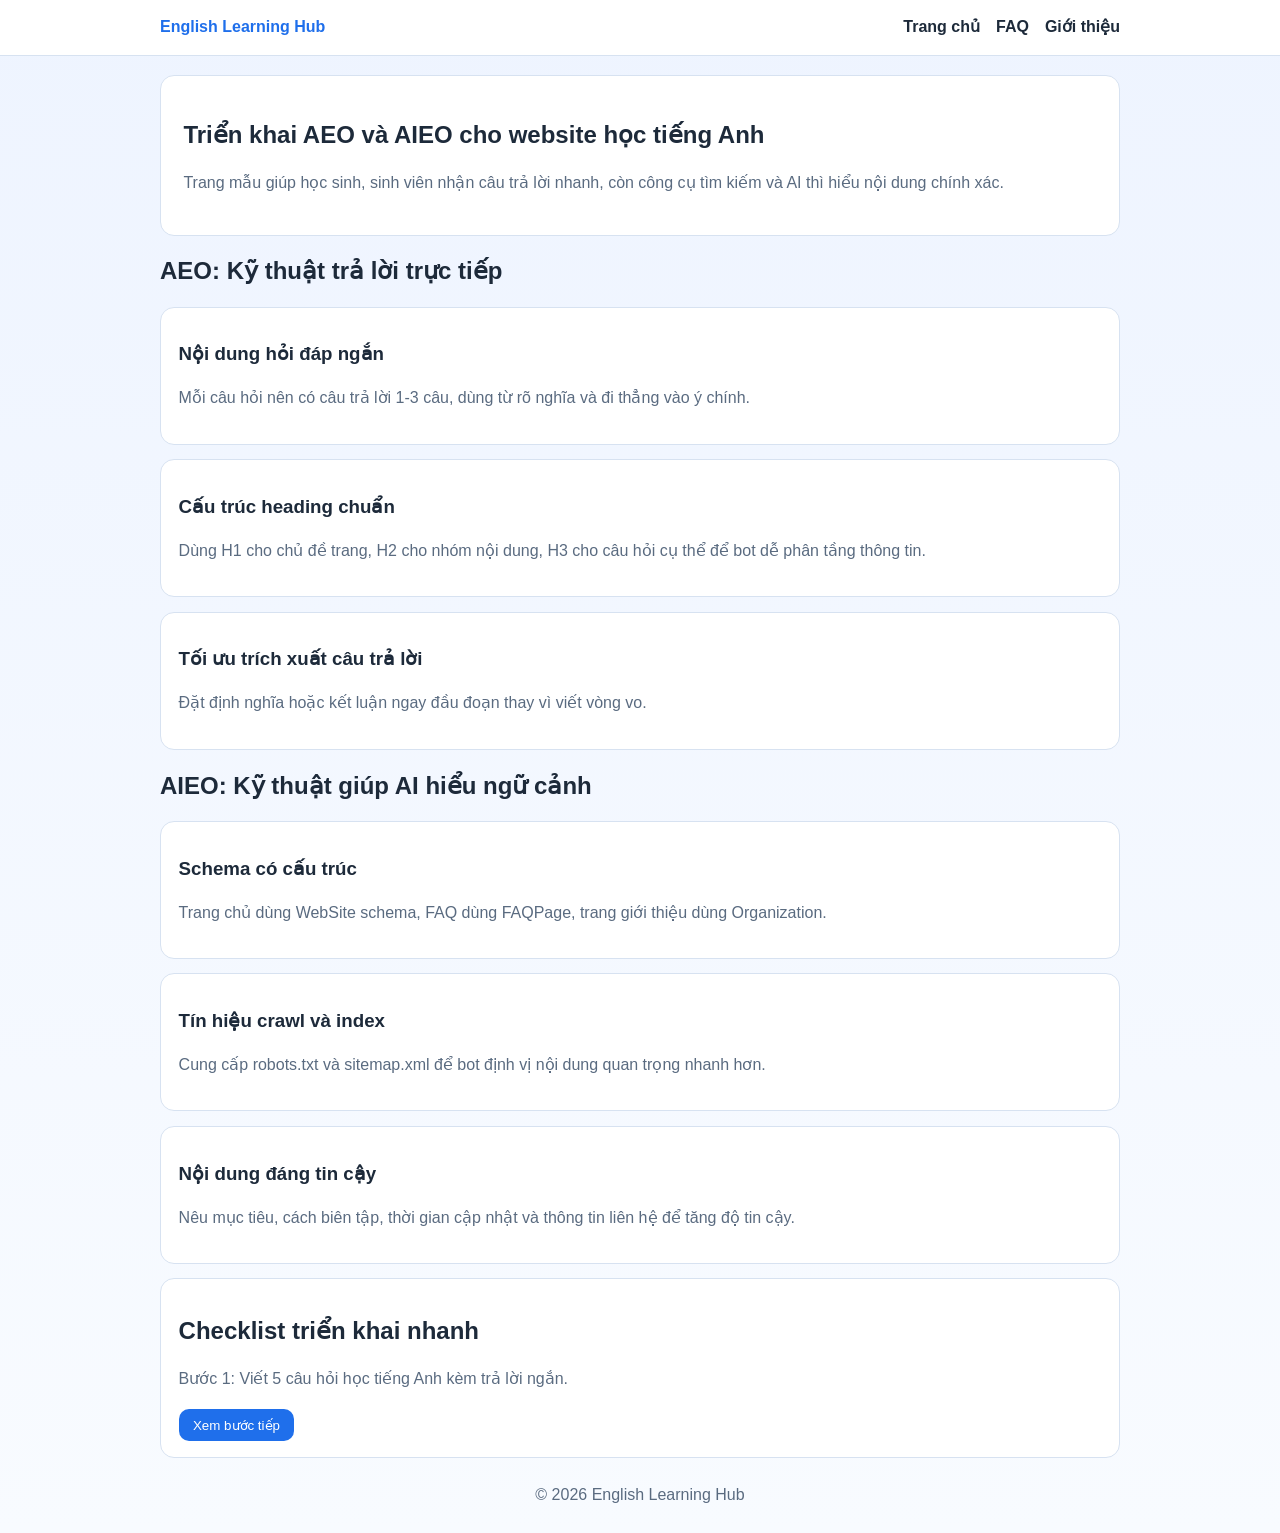
<file: index.html>
<!doctype html>
<html lang="vi">
<head>
  <meta charset="UTF-8" />
  <meta name="viewport" content="width=device-width, initial-scale=1.0" />
  <title>English Learning Hub | Triển khai AEO và AIEO cho website học tiếng Anh</title>
  <meta name="description" content="Mẫu website học tiếng Anh tập trung triển khai AEO và AIEO: nội dung hỏi đáp, schema, robots, sitemap và cấu trúc rõ nghĩa." />
  <link rel="canonical" href="https://trqutonn-jpg.github.io/aeo-aieo-demo/" />
  <meta property="og:title" content="English Learning Hub - AEO & AIEO" />
  <meta property="og:description" content="Template triển khai AEO/AIEO cho website giáo dục tiếng Anh." />
  <meta property="og:type" content="website" />
  <meta property="og:url" content="https://trqutonn-jpg.github.io/aeo-aieo-demo/" />
  <link rel="stylesheet" href="./style.css" />
  <script type="application/ld+json">
  {
    "@context": "https://schema.org",
    "@type": "WebSite",
    "name": "English Learning Hub",
    "url": "https://trqutonn-jpg.github.io/aeo-aieo-demo/",
    "inLanguage": "vi-VN",
    "description": "Website học tiếng Anh áp dụng AEO và AIEO để tăng khả năng được trích xuất câu trả lời."
  }
  </script>
</head>
<body>
  <header class="site-header">
    <div class="container nav-wrap">
      <a class="logo" href="./index.html">English Learning Hub</a>
      <nav class="menu">
        <a href="./index.html">Trang chủ</a>
        <a href="./faq.html">FAQ</a>
        <a href="./about.html">Giới thiệu</a>
      </nav>
    </div>
  </header>

  <main class="container">
    <section class="hero">
      <h1>Triển khai AEO và AIEO cho website học tiếng Anh</h1>
      <p>Trang mẫu giúp học sinh, sinh viên nhận câu trả lời nhanh, còn công cụ tìm kiếm và AI thì hiểu nội dung chính xác.</p>
    </section>

    <section>
      <h2>AEO: Kỹ thuật trả lời trực tiếp</h2>
      <article class="card">
        <h3>Nội dung hỏi đáp ngắn</h3>
        <p>Mỗi câu hỏi nên có câu trả lời 1-3 câu, dùng từ rõ nghĩa và đi thẳng vào ý chính.</p>
      </article>
      <article class="card">
        <h3>Cấu trúc heading chuẩn</h3>
        <p>Dùng H1 cho chủ đề trang, H2 cho nhóm nội dung, H3 cho câu hỏi cụ thể để bot dễ phân tầng thông tin.</p>
      </article>
      <article class="card">
        <h3>Tối ưu trích xuất câu trả lời</h3>
        <p>Đặt định nghĩa hoặc kết luận ngay đầu đoạn thay vì viết vòng vo.</p>
      </article>
    </section>

    <section>
      <h2>AIEO: Kỹ thuật giúp AI hiểu ngữ cảnh</h2>
      <article class="card">
        <h3>Schema có cấu trúc</h3>
        <p>Trang chủ dùng WebSite schema, FAQ dùng FAQPage, trang giới thiệu dùng Organization.</p>
      </article>
      <article class="card">
        <h3>Tín hiệu crawl và index</h3>
        <p>Cung cấp robots.txt và sitemap.xml để bot định vị nội dung quan trọng nhanh hơn.</p>
      </article>
      <article class="card">
        <h3>Nội dung đáng tin cậy</h3>
        <p>Nêu mục tiêu, cách biên tập, thời gian cập nhật và thông tin liên hệ để tăng độ tin cậy.</p>
      </article>
    </section>

    <section class="card">
      <h2>Checklist triển khai nhanh</h2>
      <p id="check-item">Bước 1: Viết 5 câu hỏi học tiếng Anh kèm trả lời ngắn.</p>
      <button id="next-check" class="btn" type="button">Xem bước tiếp</button>
    </section>
  </main>

  <footer class="site-footer">
    <div class="container">
      <p>© <span id="year"></span> English Learning Hub</p>
    </div>
  </footer>

  <script>
    const checklist = [
      "Bước 1: Viết 5 câu hỏi học tiếng Anh kèm trả lời ngắn.",
      "Bước 2: Chuẩn hóa H1, H2, H3 theo đúng cấu trúc nội dung.",
      "Bước 3: Thêm WebSite, FAQPage và Organization schema.",
      "Bước 4: Kiểm tra robots.txt và sitemap.xml hoạt động.",
      "Bước 5: Đo lại bằng Lighthouse và Schema Validator."
    ];
    let idx = 0;
    const checkEl = document.getElementById("check-item");
    document.getElementById("next-check").addEventListener("click", function () {
      idx = (idx + 1) % checklist.length;
      checkEl.textContent = checklist[idx];
    });
    document.getElementById("year").textContent = new Date().getFullYear();
  </script>
</body>
</html>
</file>
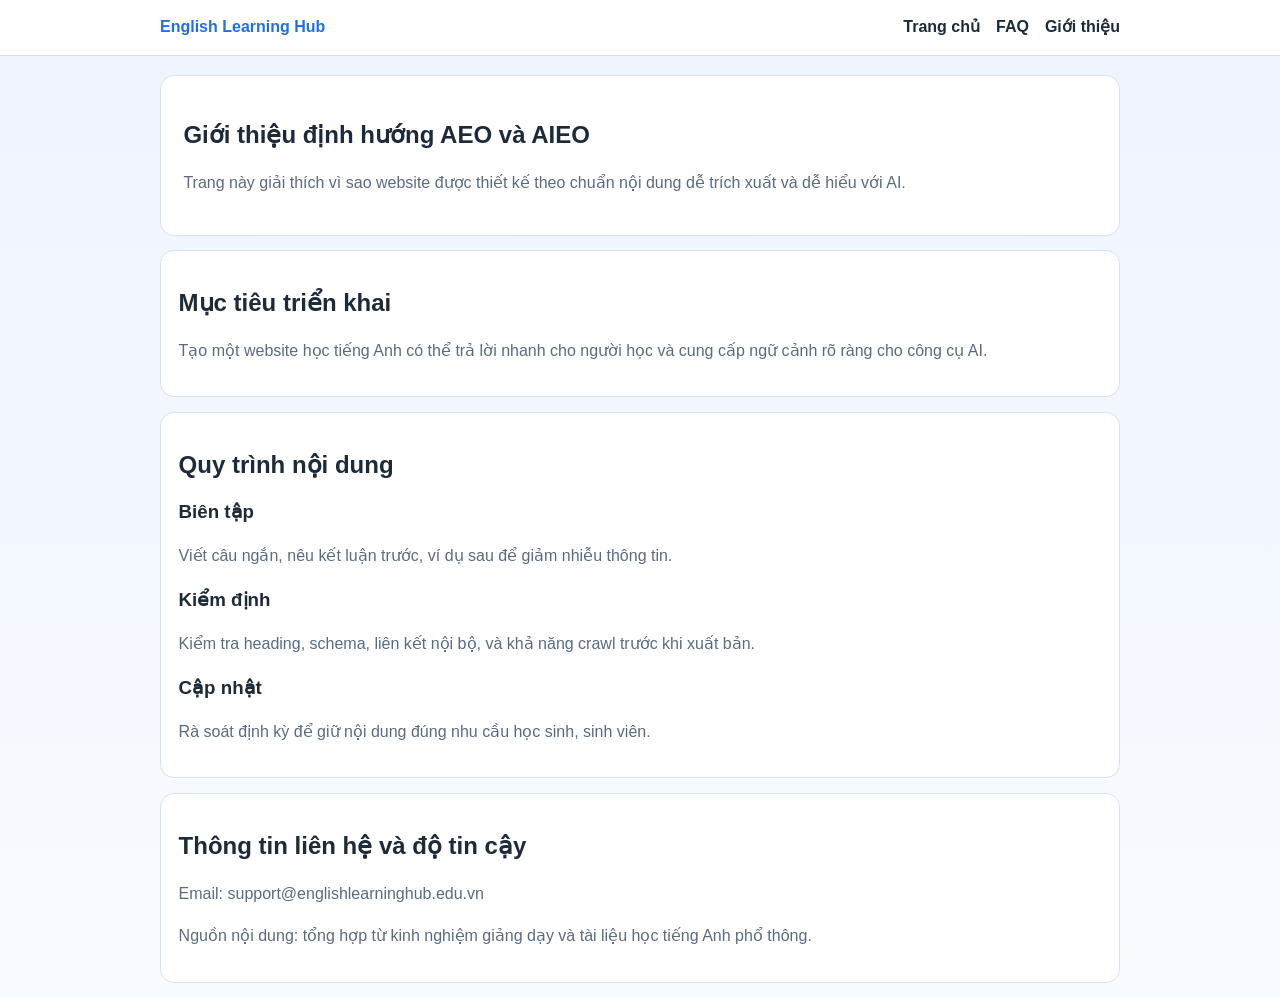
<file: about.html>
<!doctype html>
<html lang="vi">
<head>
  <meta charset="UTF-8" />
  <meta name="viewport" content="width=device-width, initial-scale=1.0" />
  <title>Giới thiệu triển khai | English Learning Hub</title>
  <meta name="description" content="Mục tiêu, quy trình triển khai và thông tin liên hệ của English Learning Hub theo định hướng AEO/AIEO." />
  <link rel="canonical" href="https://trqutonn-jpg.github.io/aeo-aieo-demo/about.html" />
  <link rel="stylesheet" href="./style.css" />
  <script type="application/ld+json">
  {
    "@context": "https://schema.org",
    "@type": "Organization",
    "name": "English Learning Hub",
    "url": "https://trqutonn-jpg.github.io/aeo-aieo-demo/",
    "description": "Đội ngũ xây dựng website học tiếng Anh theo nguyên tắc AEO và AIEO.",
    "contactPoint": {
      "@type": "ContactPoint",
      "contactType": "customer support",
      "email": "support@englishlearninghub.edu.vn"
    }
  }
  </script>
</head>
<body>
  <header class="site-header">
    <div class="container nav-wrap">
      <a class="logo" href="./index.html">English Learning Hub</a>
      <nav class="menu">
        <a href="./index.html">Trang chủ</a>
        <a href="./faq.html">FAQ</a>
        <a href="./about.html">Giới thiệu</a>
      </nav>
    </div>
  </header>

  <main class="container">
    <section class="hero">
      <h1>Giới thiệu định hướng AEO và AIEO</h1>
      <p>Trang này giải thích vì sao website được thiết kế theo chuẩn nội dung dễ trích xuất và dễ hiểu với AI.</p>
    </section>

    <section class="card">
      <h2>Mục tiêu triển khai</h2>
      <p>Tạo một website học tiếng Anh có thể trả lời nhanh cho người học và cung cấp ngữ cảnh rõ ràng cho công cụ AI.</p>
    </section>

    <section class="card">
      <h2>Quy trình nội dung</h2>
      <h3>Biên tập</h3>
      <p>Viết câu ngắn, nêu kết luận trước, ví dụ sau để giảm nhiễu thông tin.</p>
      <h3>Kiểm định</h3>
      <p>Kiểm tra heading, schema, liên kết nội bộ, và khả năng crawl trước khi xuất bản.</p>
      <h3>Cập nhật</h3>
      <p>Rà soát định kỳ để giữ nội dung đúng nhu cầu học sinh, sinh viên.</p>
    </section>

    <section class="card">
      <h2>Thông tin liên hệ và độ tin cậy</h2>
      <p>Email: support@englishlearninghub.edu.vn</p>
      <p>Nguồn nội dung: tổng hợp từ kinh nghiệm giảng dạy và tài liệu học tiếng Anh phổ thông.</p>
    </section>
  </main>
</body>
</html>
</file>
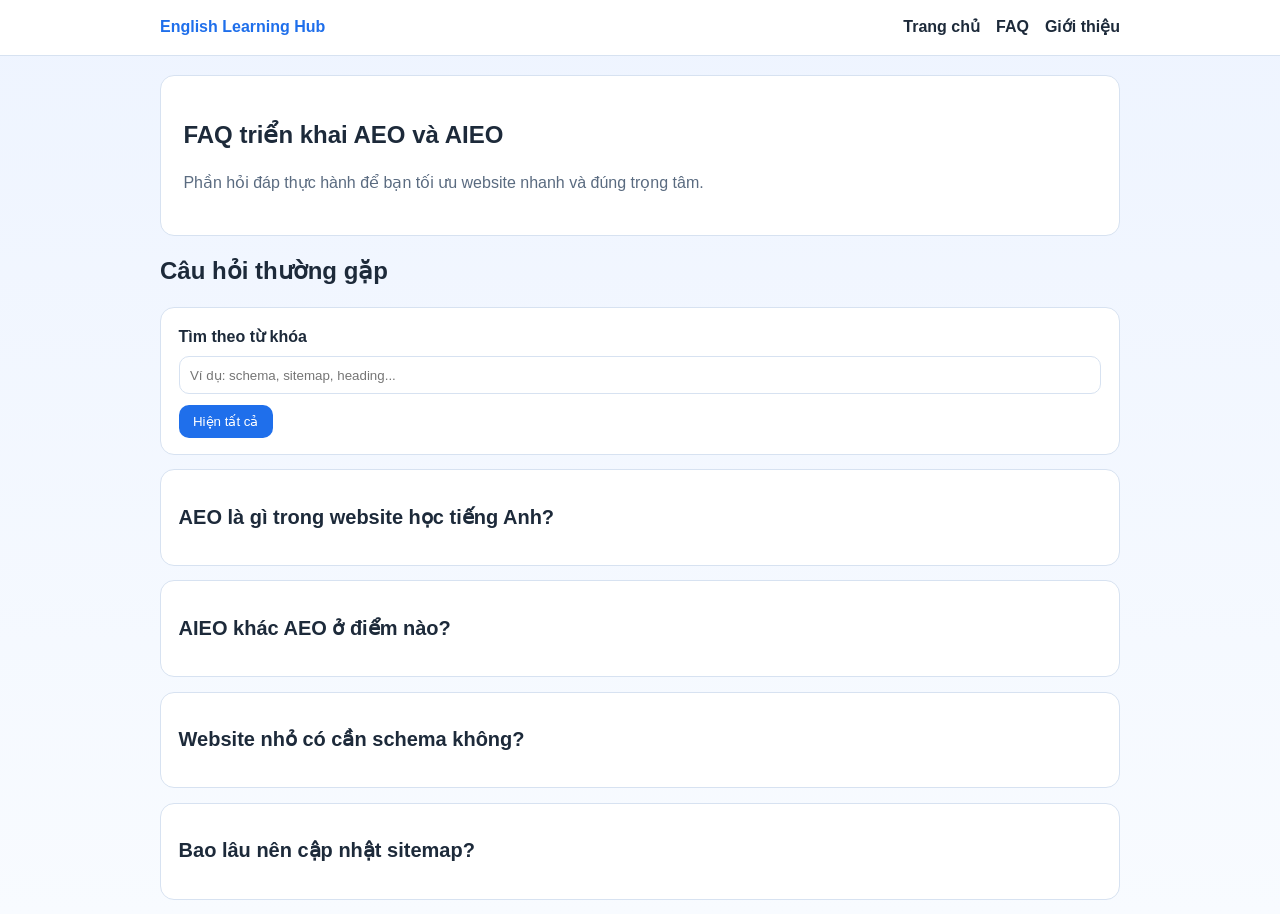
<file: faq.html>
<!doctype html>
<html lang="vi">
<head>
  <meta charset="UTF-8" />
  <meta name="viewport" content="width=device-width, initial-scale=1.0" />
  <title>FAQ AEO/AIEO | English Learning Hub</title>
  <meta name="description" content="Câu hỏi thường gặp về cách triển khai AEO và AIEO cho website học tiếng Anh." />
  <link rel="canonical" href="https://trqutonn-jpg.github.io/aeo-aieo-demo/faq.html" />
  <link rel="stylesheet" href="./style.css" />
  <script type="application/ld+json">
  {
    "@context": "https://schema.org",
    "@type": "FAQPage",
    "mainEntity": [
      {
        "@type": "Question",
        "name": "AEO là gì trong website học tiếng Anh?",
        "acceptedAnswer": {
          "@type": "Answer",
          "text": "AEO là cách viết nội dung để công cụ trả lời trực tiếp có thể lấy câu trả lời ngắn và chính xác."
        }
      },
      {
        "@type": "Question",
        "name": "AIEO khác AEO ở điểm nào?",
        "acceptedAnswer": {
          "@type": "Answer",
          "text": "AIEO tập trung giúp hệ thống AI hiểu toàn bộ ngữ cảnh và độ tin cậy của website, không chỉ một câu trả lời đơn lẻ."
        }
      },
      {
        "@type": "Question",
        "name": "Website nhỏ có cần schema không?",
        "acceptedAnswer": {
          "@type": "Answer",
          "text": "Có. Schema giúp bot hiểu đúng loại nội dung và mối quan hệ thông tin ngay cả khi website còn ít trang."
        }
      },
      {
        "@type": "Question",
        "name": "Bao lâu nên cập nhật sitemap?",
        "acceptedAnswer": {
          "@type": "Answer",
          "text": "Mỗi khi thêm trang mới hoặc thay đổi URL quan trọng, bạn nên cập nhật sitemap ngay."
        }
      }
    ]
  }
  </script>
</head>
<body>
  <header class="site-header">
    <div class="container nav-wrap">
      <a class="logo" href="./index.html">English Learning Hub</a>
      <nav class="menu">
        <a href="./index.html">Trang chủ</a>
        <a href="./faq.html">FAQ</a>
        <a href="./about.html">Giới thiệu</a>
      </nav>
    </div>
  </header>

  <main class="container">
    <section class="hero">
      <h1>FAQ triển khai AEO và AIEO</h1>
      <p>Phần hỏi đáp thực hành để bạn tối ưu website nhanh và đúng trọng tâm.</p>
    </section>

    <section>
      <h2>Câu hỏi thường gặp</h2>
      <div class="faq-tools card">
        <label for="faq-search">Tìm theo từ khóa</label>
        <input id="faq-search" type="text" placeholder="Ví dụ: schema, sitemap, heading..." />
        <button id="toggle-all" class="btn" type="button">Hiện tất cả</button>
      </div>

      <article class="card faq-item">
        <h3><button class="faq-q" type="button" aria-expanded="false">AEO là gì trong website học tiếng Anh?</button></h3>
        <p class="faq-a">AEO là cách viết nội dung để công cụ trả lời trực tiếp có thể lấy câu trả lời ngắn và chính xác.</p>
      </article>
      <article class="card faq-item">
        <h3><button class="faq-q" type="button" aria-expanded="false">AIEO khác AEO ở điểm nào?</button></h3>
        <p class="faq-a">AIEO tập trung giúp hệ thống AI hiểu toàn bộ ngữ cảnh và độ tin cậy của website, không chỉ một câu trả lời đơn lẻ.</p>
      </article>
      <article class="card faq-item">
        <h3><button class="faq-q" type="button" aria-expanded="false">Website nhỏ có cần schema không?</button></h3>
        <p class="faq-a">Có. Schema giúp bot hiểu đúng loại nội dung và mối quan hệ thông tin ngay cả khi website còn ít trang.</p>
      </article>
      <article class="card faq-item">
        <h3><button class="faq-q" type="button" aria-expanded="false">Bao lâu nên cập nhật sitemap?</button></h3>
        <p class="faq-a">Mỗi khi thêm trang mới hoặc thay đổi URL quan trọng, bạn nên cập nhật sitemap ngay.</p>
      </article>
    </section>
  </main>

  <script>
    const items = [...document.querySelectorAll(".faq-item")];
    const questions = [...document.querySelectorAll(".faq-q")];
    const search = document.getElementById("faq-search");
    const toggleAllBtn = document.getElementById("toggle-all");
    let expandedAll = false;

    function setOpen(item, open) {
      const q = item.querySelector(".faq-q");
      const a = item.querySelector(".faq-a");
      q.setAttribute("aria-expanded", open ? "true" : "false");
      a.style.display = open ? "block" : "none";
    }

    items.forEach((item) => setOpen(item, false));
    questions.forEach((q) => q.addEventListener("click", () => {
      const item = q.closest(".faq-item");
      const isOpen = q.getAttribute("aria-expanded") === "true";
      setOpen(item, !isOpen);
    }));

    search.addEventListener("input", () => {
      const key = search.value.trim().toLowerCase();
      items.forEach((item) => {
        item.style.display = item.textContent.toLowerCase().includes(key) ? "block" : "none";
      });
    });

    toggleAllBtn.addEventListener("click", () => {
      expandedAll = !expandedAll;
      items.forEach((item) => {
        if (item.style.display !== "none") setOpen(item, expandedAll);
      });
      toggleAllBtn.textContent = expandedAll ? "Thu gọn" : "Hiện tất cả";
    });
  </script>
</body>
</html>
</file>
<file: style.css>
:root {
  --bg: #f4f8ff;
  --surface: #ffffff;
  --text: #1d2a3a;
  --muted: #5a6b80;
  --primary: #1f6feb;
  --border: #d7e2f1;
}

* {
  box-sizing: border-box;
}

body {
  margin: 0;
  font-family: "Segoe UI", Tahoma, Arial, sans-serif;
  color: var(--text);
  background: linear-gradient(180deg, #eef4ff 0%, #f8fbff 100%);
  line-height: 1.65;
}

.container {
  width: min(960px, 92%);
  margin: 0 auto;
}

.site-header {
  background: var(--surface);
  border-bottom: 1px solid var(--border);
  position: sticky;
  top: 0;
}

.nav-wrap {
  display: flex;
  justify-content: space-between;
  align-items: center;
  gap: 1rem;
  padding: 0.9rem 0;
}

.logo {
  color: var(--primary);
  text-decoration: none;
  font-weight: 700;
}

.menu {
  display: flex;
  gap: 1rem;
}

.menu a {
  text-decoration: none;
  color: var(--text);
  font-weight: 600;
}

.menu a:hover {
  color: var(--primary);
}

.hero {
  background: var(--surface);
  border: 1px solid var(--border);
  border-radius: 14px;
  padding: 1.4rem;
  margin-top: 1.2rem;
}

.card {
  background: var(--surface);
  border: 1px solid var(--border);
  border-radius: 14px;
  padding: 1rem 1.1rem;
  margin: 0.9rem 0;
}

h1, h2, h3 {
  line-height: 1.3;
}

p {
  color: var(--muted);
}

.btn {
  border: 0;
  background: var(--primary);
  color: #fff;
  padding: 0.55rem 0.9rem;
  border-radius: 10px;
  cursor: pointer;
}

.btn:hover {
  filter: brightness(0.95);
}

.faq-tools label {
  display: block;
  font-weight: 600;
  margin-bottom: 0.4rem;
}

.faq-tools input {
  width: 100%;
  padding: 0.65rem;
  border: 1px solid var(--border);
  border-radius: 10px;
  margin-bottom: 0.7rem;
}

.faq-q {
  width: 100%;
  text-align: left;
  background: transparent;
  border: 0;
  font-size: 1.25rem;
  font-weight: 700;
  color: var(--text);
  padding: 0;
  cursor: pointer;
}

.faq-a {
  margin-top: 0.8rem;
}

.site-footer {
  margin: 1.5rem 0;
  text-align: center;
}

@media (max-width: 720px) {
  .nav-wrap {
    flex-direction: column;
    align-items: flex-start;
  }
}
</file>
